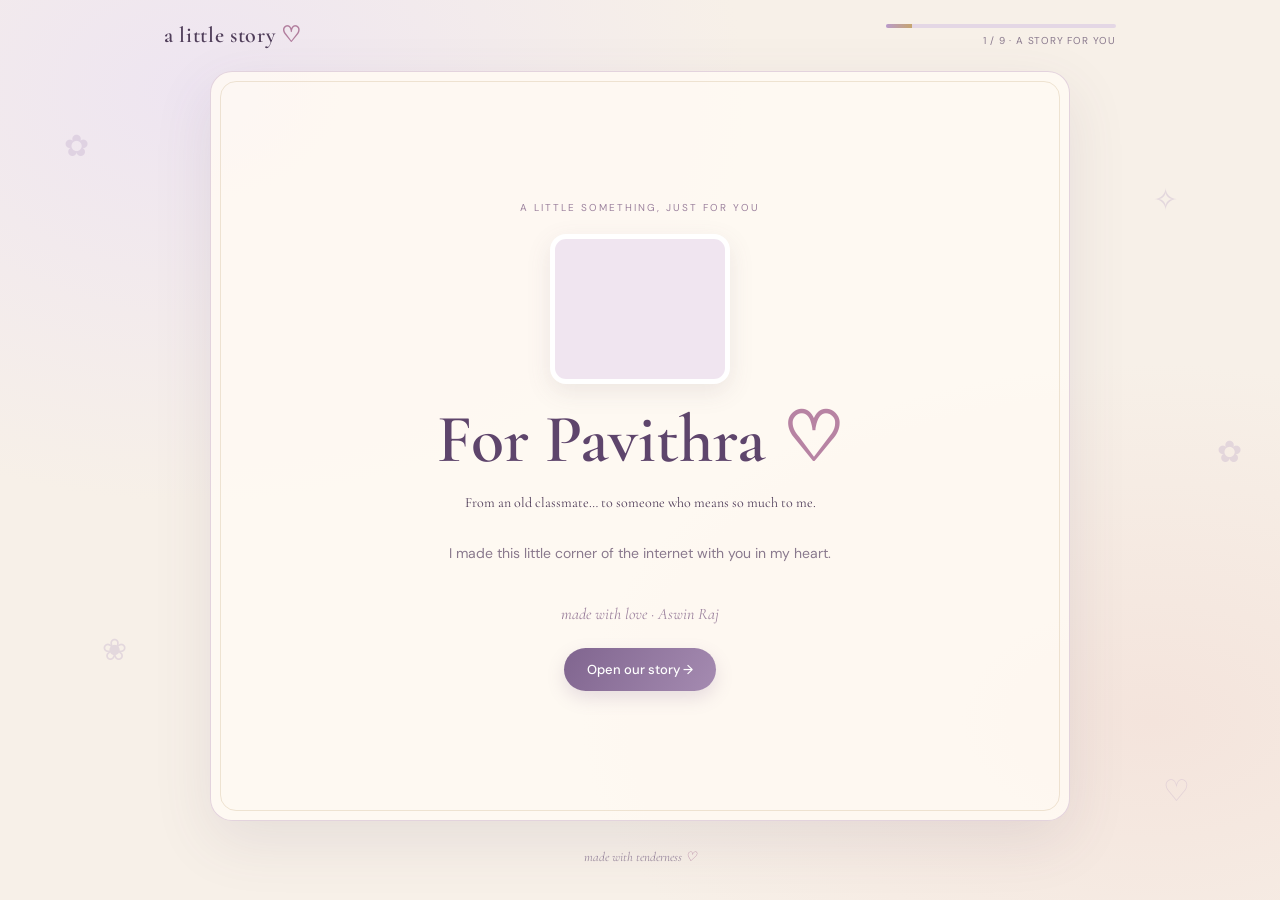
<file: index.html>
<!doctype html>
<html lang="en"><head><meta charset="utf-8"><meta name="viewport" content="width=device-width, initial-scale=1"><meta name="theme-color" content="#f7f0e8"><title>Welcome — For Pavithra ♡</title><link rel="stylesheet" href="style.css"></head>
<body><div class="ambient" aria-hidden="true"><span class="petal p1">✿</span><span class="petal p2">❀</span><span class="petal p3">✧</span><span class="petal p4">♡</span><span class="petal p5">✿</span></div>
<header class="topbar"><div class="brand">a little story <span>♡</span></div><div class="progress-wrap"><div class="progress"><span style="width:11.11%"></span></div><small>1 / 9 · A story for you</small></div></header>
<main class="book"><section class="page active" data-page="0">
      <div class="eyebrow">A little something, just for you</div>
      <div class="hero-gif gif-frame">
        <iframe src="https://giphy.com/embed/vFKqnCdLPNOKc" title="A cute cat saying hello" loading="lazy" allow="autoplay; encrypted-media" allowfullscreen></iframe>
      </div>
      <h1>For Pavithra <span class="heart">♡</span></h1>
      <p class="lead">From an old classmate… to someone who means so much to me.</p>
      <p class="subtle">I made this little corner of the internet with you in my heart.</p>
      
      <div class="signature">made with love · Aswin Raj</div>
    <nav class="page-nav" aria-label="Page navigation"><a class="primary" href="friendship.html">Open our story →</a></nav></section></main><footer>made with tenderness <span>♡</span></footer><script src="script.js"></script></body></html>
</file>
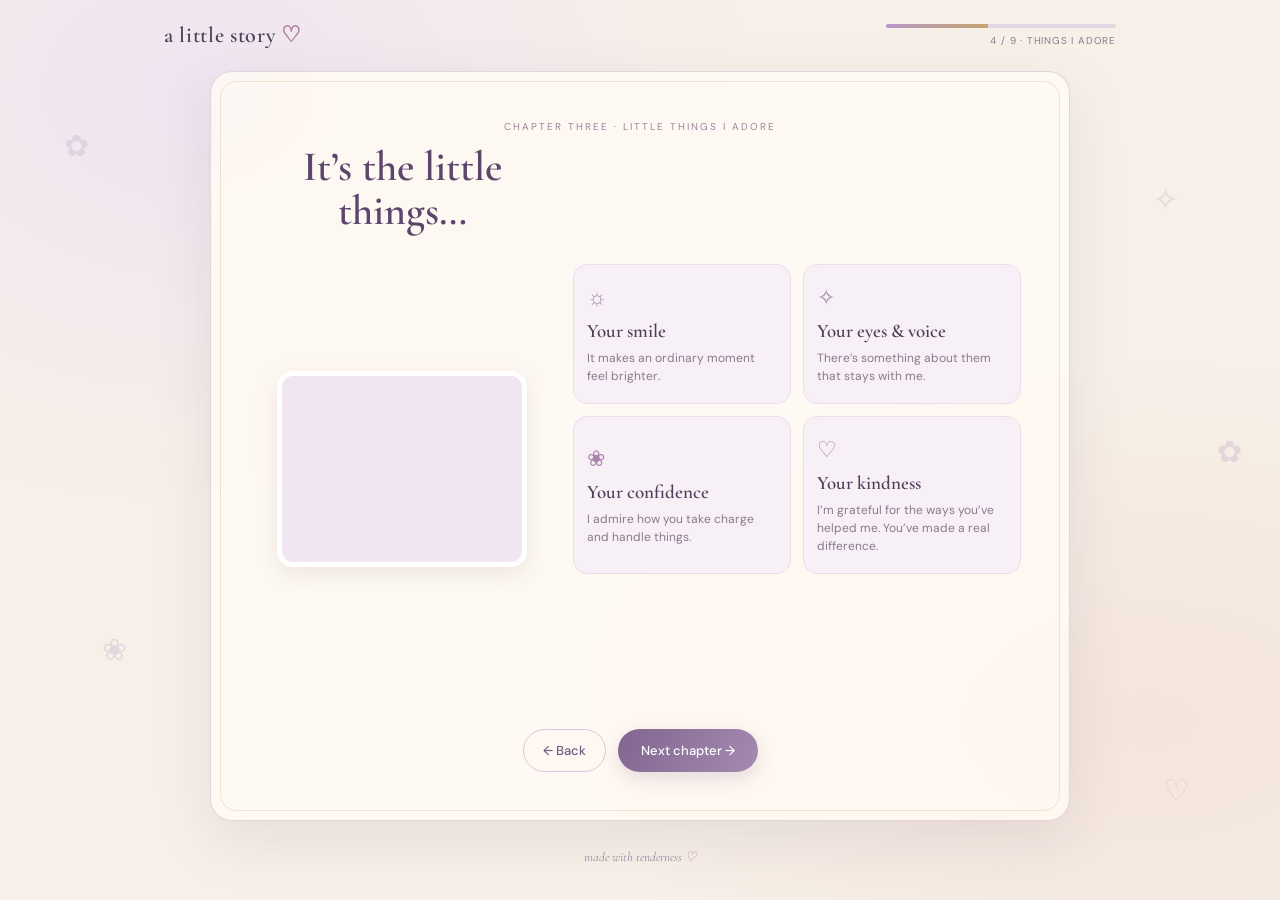
<file: adore.html>
<!doctype html>
<html lang="en"><head><meta charset="utf-8"><meta name="viewport" content="width=device-width, initial-scale=1"><meta name="theme-color" content="#f7f0e8"><title>Things I adore — For Pavithra ♡</title><link rel="stylesheet" href="style.css"></head>
<body><div class="ambient" aria-hidden="true"><span class="petal p1">✿</span><span class="petal p2">❀</span><span class="petal p3">✧</span><span class="petal p4">♡</span><span class="petal p5">✿</span></div>
<header class="topbar"><div class="brand">a little story <span>♡</span></div><div class="progress-wrap"><div class="progress"><span style="width:44.44%"></span></div><small>4 / 9 · Things I adore</small></div></header>
<main class="book"><section class="page" data-page="3">
      <div class="eyebrow">Chapter three · little things I adore</div>
      <h2>It’s the little things…</h2>
      <div class="gif-frame wide-gif">
        <iframe src="https://giphy.com/embed/od18Yi7ywj3uAB5HCK" title="Cute cat" loading="lazy" allow="autoplay; encrypted-media" allowfullscreen></iframe>
      </div>
      <div class="adore-grid">
        <article><span>☼</span><h3>Your smile</h3><p>It makes an ordinary moment feel brighter.</p></article>
        <article><span>✧</span><h3>Your eyes & voice</h3><p>There’s something about them that stays with me.</p></article>
        <article><span>❀</span><h3>Your confidence</h3><p>I admire how you take charge and handle things.</p></article>
        <article><span>♡</span><h3>Your kindness</h3><p>I’m grateful for the ways you’ve helped me. You’ve made a real difference.</p></article>
      </div>
      
    <nav class="page-nav" aria-label="Page navigation"><a class="secondary" href="feelings.html">← Back</a><a class="primary" href="moments.html">Next chapter →</a></nav></section></main><footer>made with tenderness <span>♡</span></footer><script src="script.js"></script></body></html>
</file>
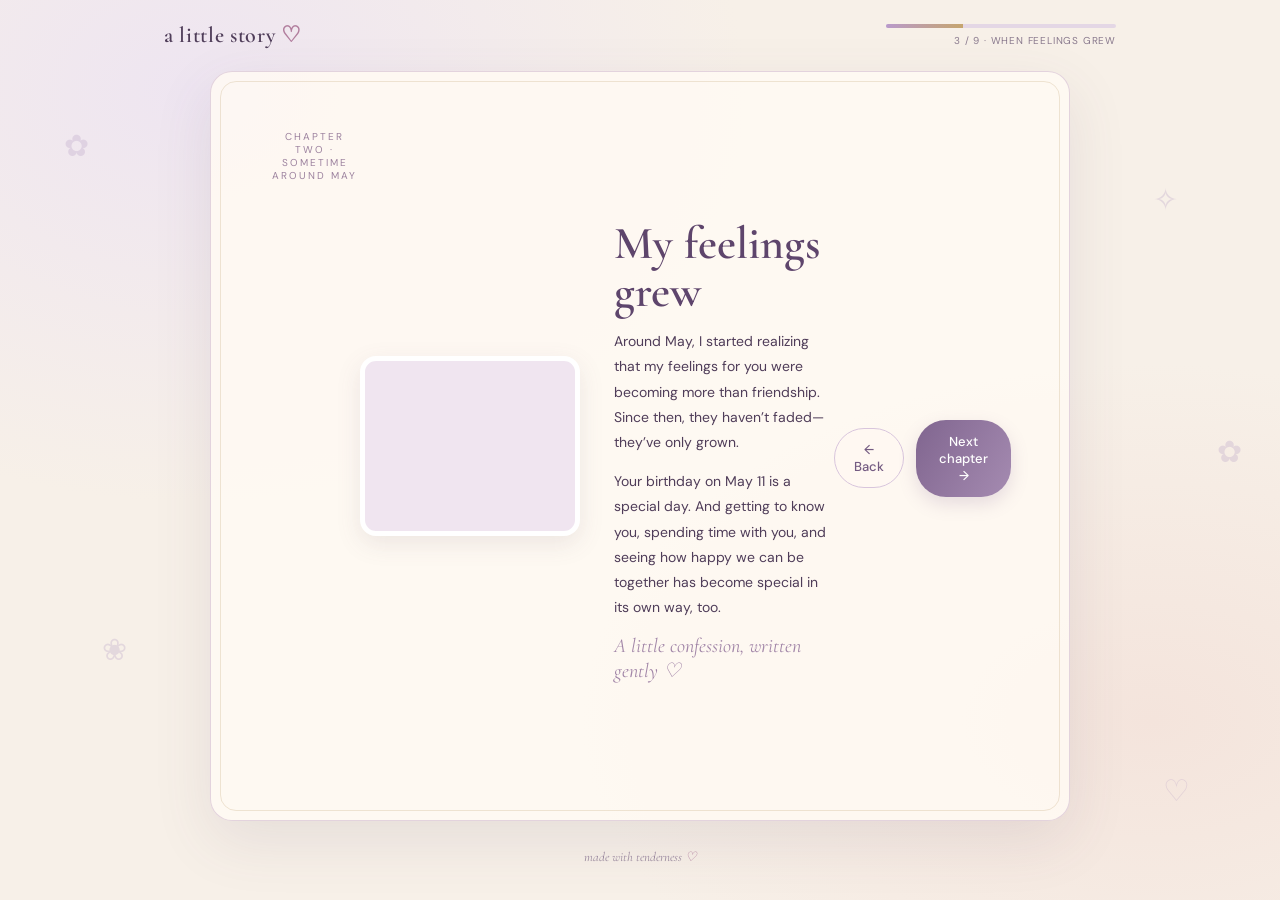
<file: feelings.html>
<!doctype html>
<html lang="en"><head><meta charset="utf-8"><meta name="viewport" content="width=device-width, initial-scale=1"><meta name="theme-color" content="#f7f0e8"><title>My feelings grew — For Pavithra ♡</title><link rel="stylesheet" href="style.css"></head>
<body><div class="ambient" aria-hidden="true"><span class="petal p1">✿</span><span class="petal p2">❀</span><span class="petal p3">✧</span><span class="petal p4">♡</span><span class="petal p5">✿</span></div>
<header class="topbar"><div class="brand">a little story <span>♡</span></div><div class="progress-wrap"><div class="progress"><span style="width:33.33%"></span></div><small>3 / 9 · When feelings grew</small></div></header>
<main class="book"><section class="page" data-page="2">
      <div class="eyebrow">Chapter two · sometime around May</div>
      <div class="split">
        <div class="gif-frame">
          <iframe src="https://giphy.com/embed/obkyxZcD6mDSt01QjQ" title="A shy, blushing cat" loading="lazy" allow="autoplay; encrypted-media" allowfullscreen></iframe>
        </div>
        <div>
          <h2>My feelings grew</h2>
          <p>Around May, I started realizing that my feelings for you were becoming more than friendship. Since then, they haven’t faded—they’ve only grown.</p>
          <p>Your birthday on May 11 is a special day. And getting to know you, spending time with you, and seeing how happy we can be together has become special in its own way, too.</p>
          <div class="tiny-note">A little confession, written gently ♡</div>
        </div>
      </div>
      
    <nav class="page-nav" aria-label="Page navigation"><a class="secondary" href="friendship.html">← Back</a><a class="primary" href="adore.html">Next chapter →</a></nav></section></main><footer>made with tenderness <span>♡</span></footer><script src="script.js"></script></body></html>
</file>
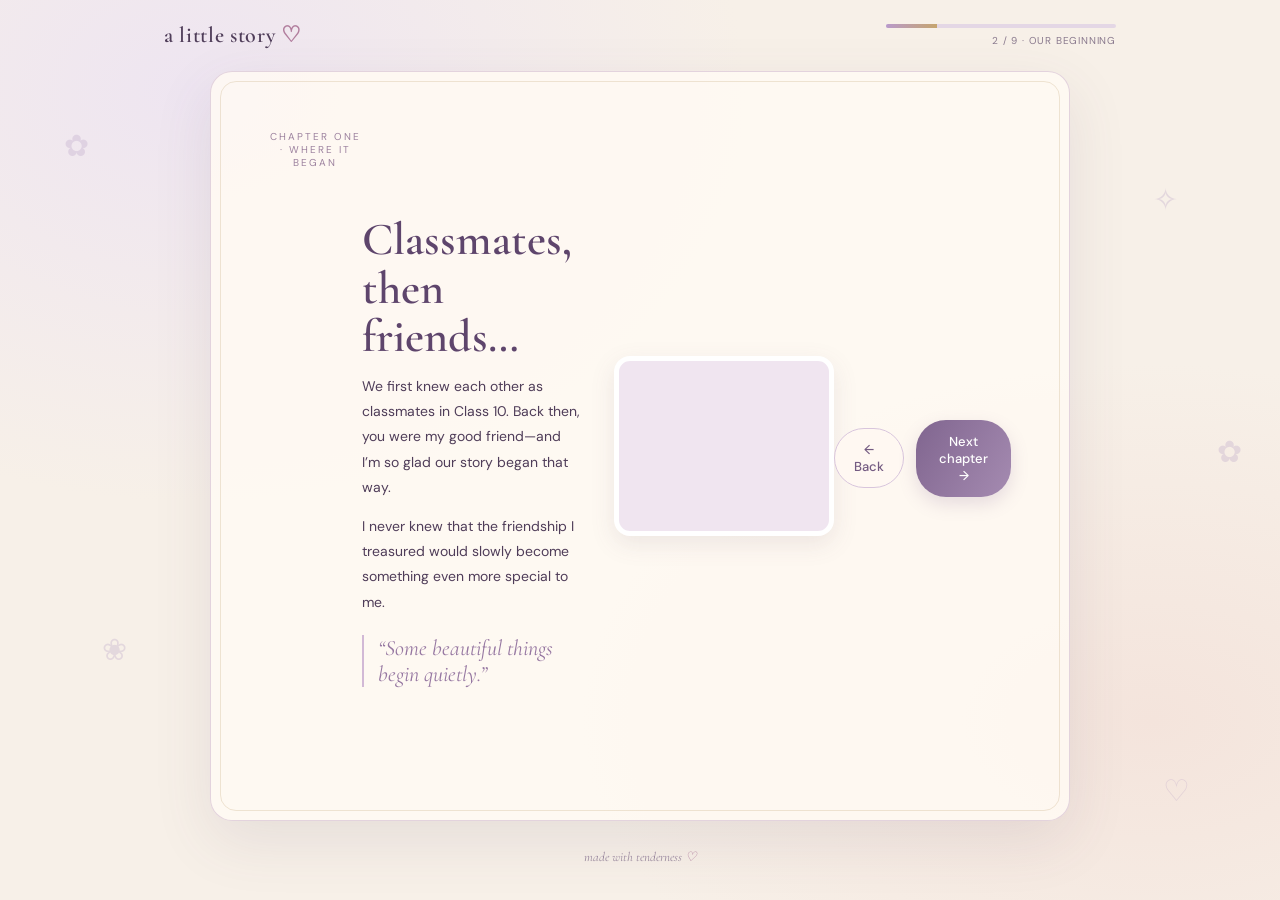
<file: friendship.html>
<!doctype html>
<html lang="en"><head><meta charset="utf-8"><meta name="viewport" content="width=device-width, initial-scale=1"><meta name="theme-color" content="#f7f0e8"><title>Classmates, then friends — For Pavithra ♡</title><link rel="stylesheet" href="style.css"></head>
<body><div class="ambient" aria-hidden="true"><span class="petal p1">✿</span><span class="petal p2">❀</span><span class="petal p3">✧</span><span class="petal p4">♡</span><span class="petal p5">✿</span></div>
<header class="topbar"><div class="brand">a little story <span>♡</span></div><div class="progress-wrap"><div class="progress"><span style="width:22.22%"></span></div><small>2 / 9 · Our beginning</small></div></header>
<main class="book"><section class="page" data-page="1">
      <div class="eyebrow">Chapter one · where it began</div>
      <div class="split">
        <div>
          <h2>Classmates, then friends…</h2>
          <p>We first knew each other as classmates in Class 10. Back then, you were my good friend—and I’m so glad our story began that way.</p>
          <p>I never knew that the friendship I treasured would slowly become something even more special to me.</p>
          <div class="quote">“Some beautiful things begin quietly.”</div>
        </div>
        <div class="gif-frame">
          <iframe src="https://giphy.com/embed/mCDzN7yEZazlketz2t" title="Friends together" loading="lazy" allow="autoplay; encrypted-media" allowfullscreen></iframe>
        </div>
      </div>
      
    <nav class="page-nav" aria-label="Page navigation"><a class="secondary" href="index.html">← Back</a><a class="primary" href="feelings.html">Next chapter →</a></nav></section></main><footer>made with tenderness <span>♡</span></footer><script src="script.js"></script></body></html>
</file>
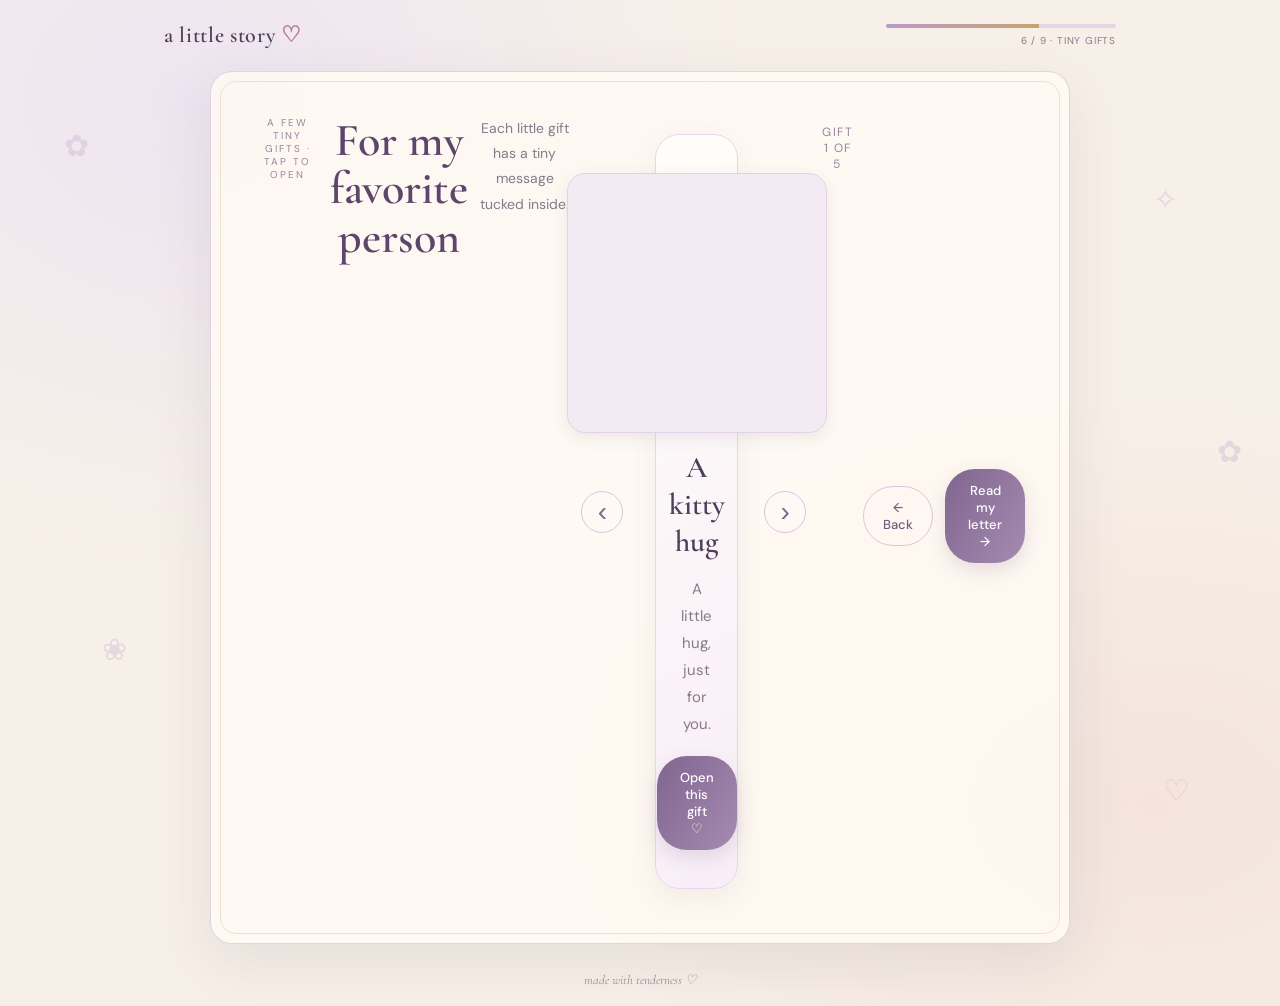
<file: gifts.html>
<!doctype html>
<html lang="en"><head><meta charset="utf-8"><meta name="viewport" content="width=device-width, initial-scale=1"><meta name="theme-color" content="#f7f0e8"><title>For my favorite person — For Pavithra ♡</title><link rel="stylesheet" href="style.css"></head>
<body><div class="ambient" aria-hidden="true"><span class="petal p1">✿</span><span class="petal p2">❀</span><span class="petal p3">✧</span><span class="petal p4">♡</span><span class="petal p5">✿</span></div>
<header class="topbar"><div class="brand">a little story <span>♡</span></div><div class="progress-wrap"><div class="progress"><span style="width:66.67%"></span></div><small>6 / 9 · Tiny gifts</small></div></header>
<main class="book"><section class="page" data-page="5">
      <div class="eyebrow">A few tiny gifts · tap to open</div>
      <h2>For my favorite person</h2>
      <p class="center subtle">Each little gift has a tiny message tucked inside.</p>
      <div class="gift-carousel" aria-live="polite">
        <button class="gift-step" id="giftPrev" aria-label="Previous gift">‹</button>
        <article class="gift-slide" id="giftSlide">
          <div class="gift-animation"><iframe id="giftPreview" src="https://giphy.com/embed/vxsoC27UotxBK" title="Kitty hug gift" loading="lazy" allow="autoplay; encrypted-media" allowfullscreen></iframe></div>
          <strong id="giftTitle">A kitty hug</strong>
          <p id="giftHint">A little hug, just for you.</p>
          <button class="primary gift-open" id="giftOpen">Open this gift ♡</button>
        </article>
        <button class="gift-step" id="giftNext" aria-label="Next gift">›</button>
      </div>
      <div class="gift-count" id="giftCount">Gift 1 of 5</div>
      <div class="gift-reveal" id="giftReveal" hidden>
        <div class="gif-frame reveal-gif"><iframe id="giftGif" title="Animated little gift" loading="lazy" allow="autoplay; encrypted-media" allowfullscreen></iframe></div>
        <p id="giftMessage"></p>
        <button class="text-button" id="closeGift">close this little gift ×</button>
      </div>
      
    <nav class="page-nav" aria-label="Page navigation"><a class="secondary" href="moments.html">← Back</a><a class="primary" href="letter.html">Read my letter →</a></nav></section></main><footer>made with tenderness <span>♡</span></footer><script src="script.js"></script></body></html>
</file>
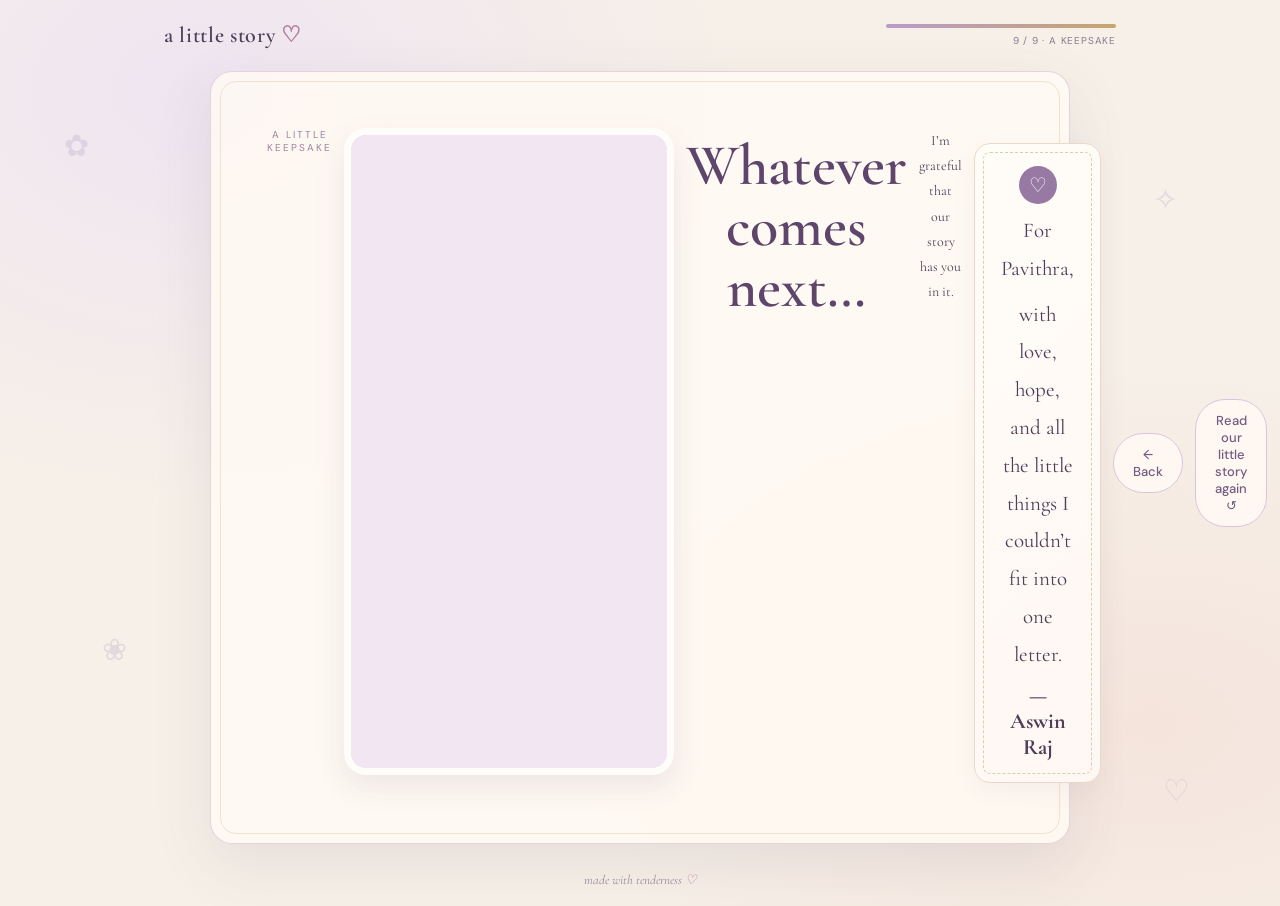
<file: keepsake.html>
<!doctype html>
<html lang="en"><head><meta charset="utf-8"><meta name="viewport" content="width=device-width, initial-scale=1"><meta name="theme-color" content="#f7f0e8"><title>Whatever comes next… — For Pavithra ♡</title><link rel="stylesheet" href="style.css"></head>
<body><div class="ambient" aria-hidden="true"><span class="petal p1">✿</span><span class="petal p2">❀</span><span class="petal p3">✧</span><span class="petal p4">♡</span><span class="petal p5">✿</span></div>
<header class="topbar"><div class="brand">a little story <span>♡</span></div><div class="progress-wrap"><div class="progress"><span style="width:100.00%"></span></div><small>9 / 9 · A keepsake</small></div></header>
<main class="book"><section class="page" data-page="8">
      <div class="eyebrow">A little keepsake</div>
      <div class="gif-frame keepsake-gif">
        <iframe src="https://giphy.com/embed/4N1wOi78ZGzSB6H7vK" title="A cat offering a flower" loading="lazy" allow="autoplay; encrypted-media" allowfullscreen></iframe>
      </div>
      <h1>Whatever comes next…</h1>
      <p class="lead">I’m grateful that our story has you in it.</p>
      <div class="keepsake-card">
        <span class="seal">♡</span>
        <p>For Pavithra,</p>
        <p>with love, hope, and all the little things I couldn’t fit into one letter.</p>
        <strong>— Aswin Raj</strong>
      </div>
      
    <nav class="page-nav" aria-label="Page navigation"><a class="secondary" href="proposal.html">← Back</a><a class="secondary" href="index.html">Read our little story again ↺</a></nav></section></main><footer>made with tenderness <span>♡</span></footer><script src="script.js"></script></body></html>
</file>
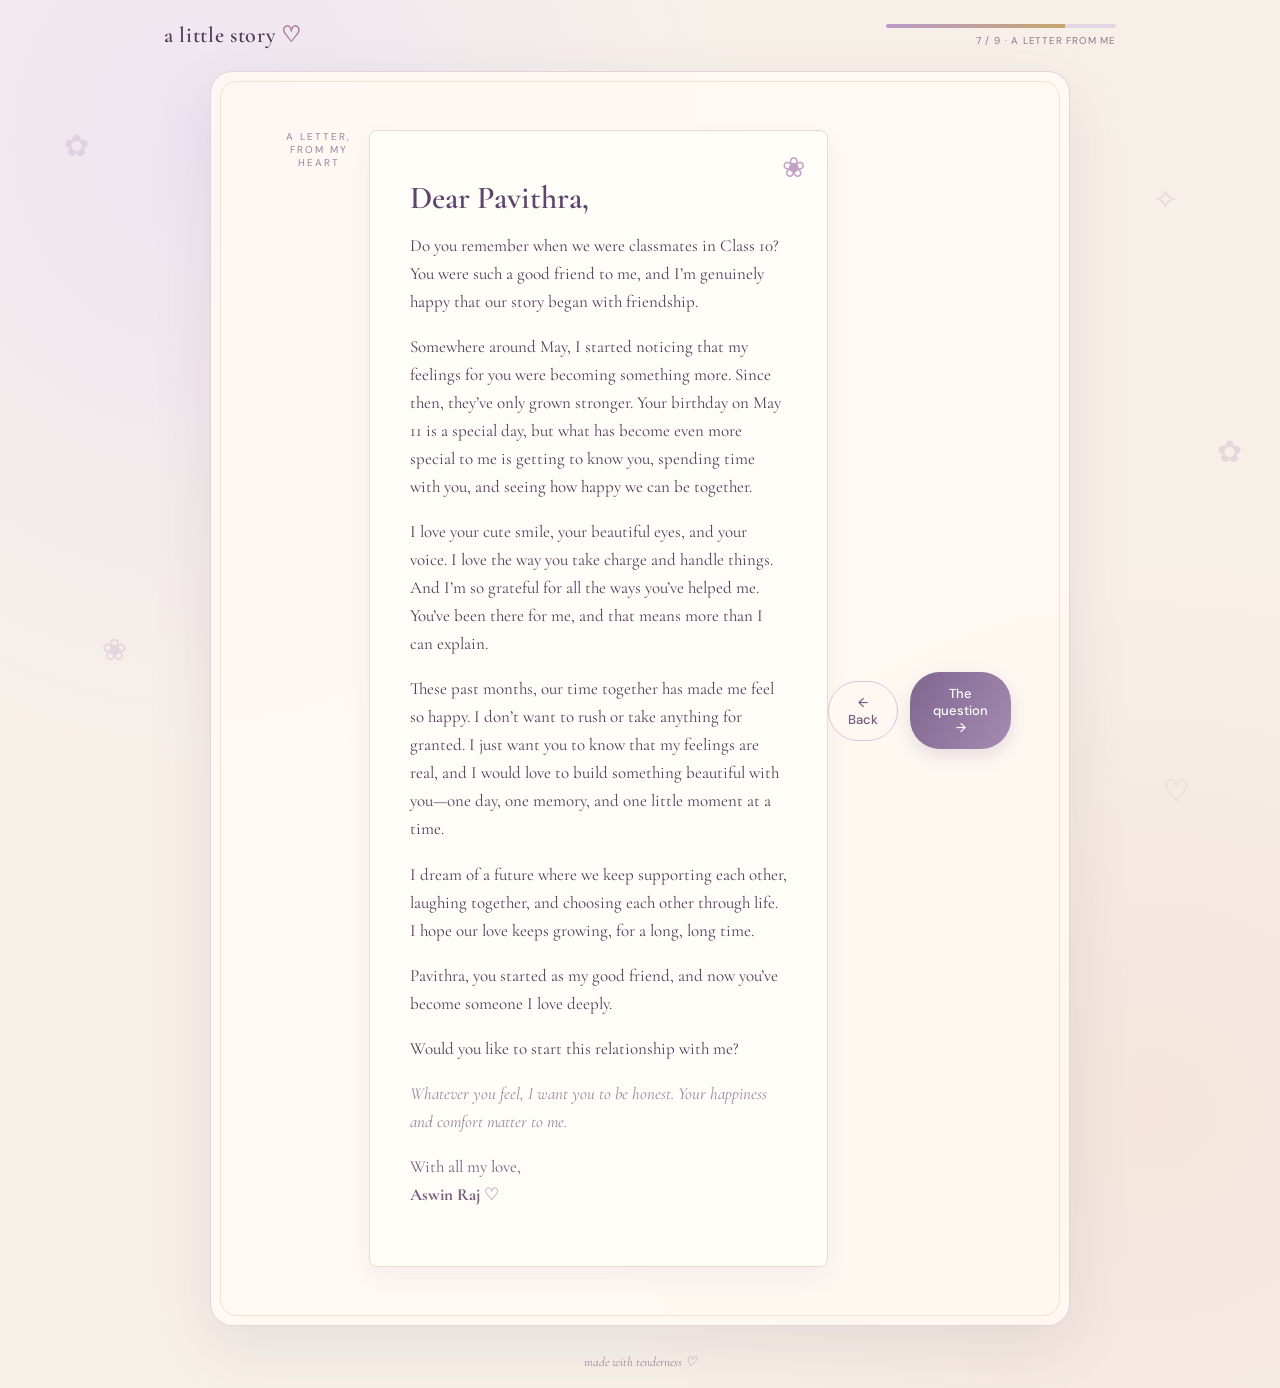
<file: letter.html>
<!doctype html>
<html lang="en"><head><meta charset="utf-8"><meta name="viewport" content="width=device-width, initial-scale=1"><meta name="theme-color" content="#f7f0e8"><title>Dear Pavithra — For Pavithra ♡</title><link rel="stylesheet" href="style.css"></head>
<body><div class="ambient" aria-hidden="true"><span class="petal p1">✿</span><span class="petal p2">❀</span><span class="petal p3">✧</span><span class="petal p4">♡</span><span class="petal p5">✿</span></div>
<header class="topbar"><div class="brand">a little story <span>♡</span></div><div class="progress-wrap"><div class="progress"><span style="width:77.78%"></span></div><small>7 / 9 · A letter from me</small></div></header>
<main class="book"><section class="page" data-page="6">
      <div class="eyebrow">A letter, from my heart</div>
      <div class="letter-paper">
        <div class="letter-flower">❀</div>
        <h2>Dear Pavithra,</h2>
        <p>Do you remember when we were classmates in Class 10? You were such a good friend to me, and I’m genuinely happy that our story began with friendship.</p>
        <p>Somewhere around May, I started noticing that my feelings for you were becoming something more. Since then, they’ve only grown stronger. Your birthday on May 11 is a special day, but what has become even more special to me is getting to know you, spending time with you, and seeing how happy we can be together.</p>
        <p>I love your cute smile, your beautiful eyes, and your voice. I love the way you take charge and handle things. And I’m so grateful for all the ways you’ve helped me. You’ve been there for me, and that means more than I can explain.</p>
        <p>These past months, our time together has made me feel so happy. I don’t want to rush or take anything for granted. I just want you to know that my feelings are real, and I would love to build something beautiful with you—one day, one memory, and one little moment at a time.</p>
        <p>I dream of a future where we keep supporting each other, laughing together, and choosing each other through life. I hope our love keeps growing, for a long, long time.</p>
        <p>Pavithra, you started as my good friend, and now you’ve become someone I love deeply.</p>
        <p>Would you like to start this relationship with me?</p>
        <p class="letter-soft">Whatever you feel, I want you to be honest. Your happiness and comfort matter to me.</p>
        <p class="letter-sign">With all my love,<br><strong>Aswin Raj</strong> ♡</p>
      </div>
      
    <nav class="page-nav" aria-label="Page navigation"><a class="secondary" href="gifts.html">← Back</a><a class="primary" href="proposal.html">The question →</a></nav></section></main><footer>made with tenderness <span>♡</span></footer><script src="script.js"></script></body></html>
</file>
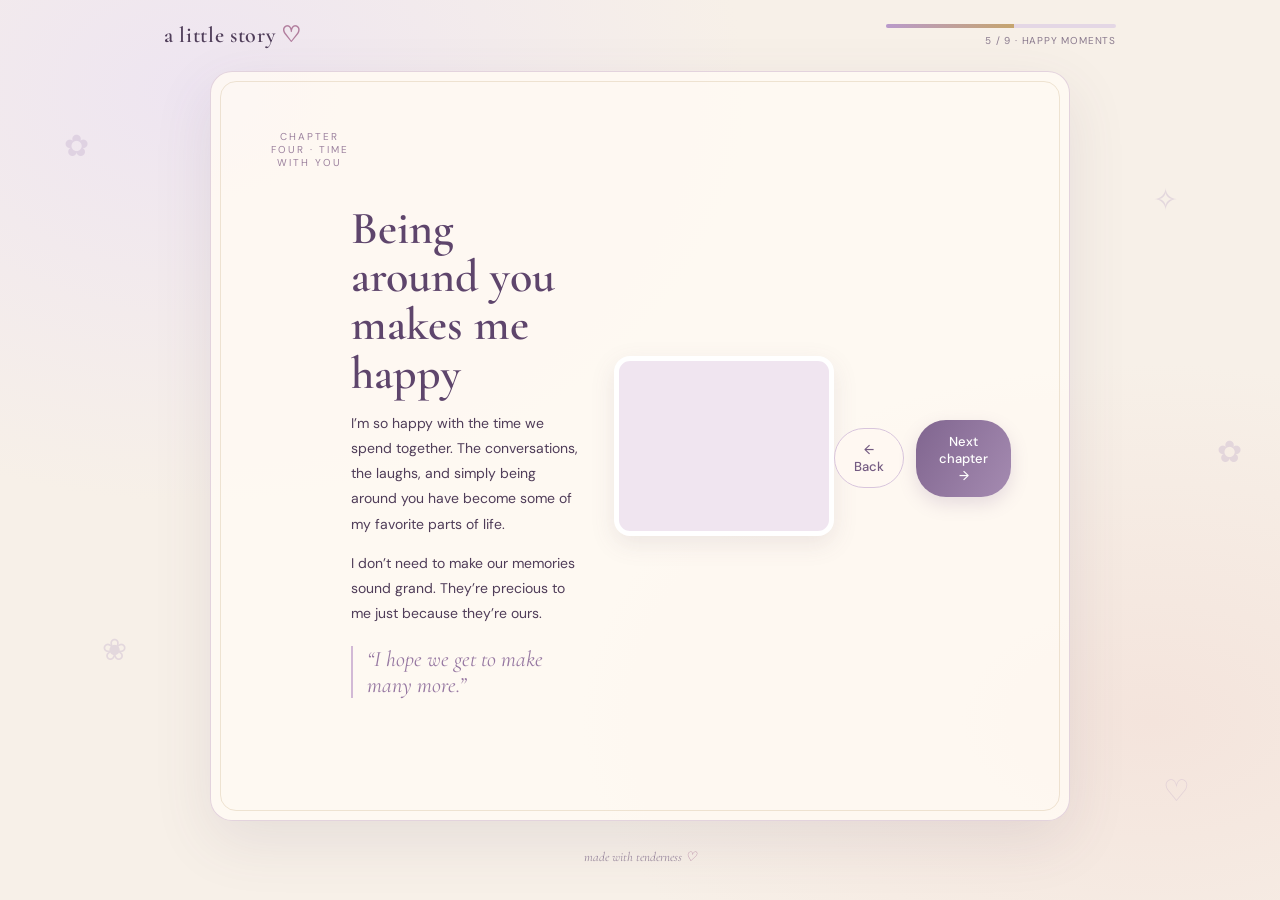
<file: moments.html>
<!doctype html>
<html lang="en"><head><meta charset="utf-8"><meta name="viewport" content="width=device-width, initial-scale=1"><meta name="theme-color" content="#f7f0e8"><title>Being around you makes me happy — For Pavithra ♡</title><link rel="stylesheet" href="style.css"></head>
<body><div class="ambient" aria-hidden="true"><span class="petal p1">✿</span><span class="petal p2">❀</span><span class="petal p3">✧</span><span class="petal p4">♡</span><span class="petal p5">✿</span></div>
<header class="topbar"><div class="brand">a little story <span>♡</span></div><div class="progress-wrap"><div class="progress"><span style="width:55.56%"></span></div><small>5 / 9 · Happy moments</small></div></header>
<main class="book"><section class="page" data-page="4">
      <div class="eyebrow">Chapter four · time with you</div>
      <div class="split">
        <div>
          <h2>Being around you makes me happy</h2>
          <p>I’m so happy with the time we spend together. The conversations, the laughs, and simply being around you have become some of my favorite parts of life.</p>
          <p>I don’t need to make our memories sound grand. They’re precious to me just because they’re ours.</p>
          <div class="quote">“I hope we get to make many more.”</div>
        </div>
        <div class="gif-frame">
          <iframe src="https://giphy.com/embed/XaikVL6qbrJSJoQmCR" title="Cats cuddling together" loading="lazy" allow="autoplay; encrypted-media" allowfullscreen></iframe>
        </div>
      </div>
      
    <nav class="page-nav" aria-label="Page navigation"><a class="secondary" href="adore.html">← Back</a><a class="primary" href="gifts.html">Next chapter →</a></nav></section></main><footer>made with tenderness <span>♡</span></footer><script src="script.js"></script></body></html>
</file>
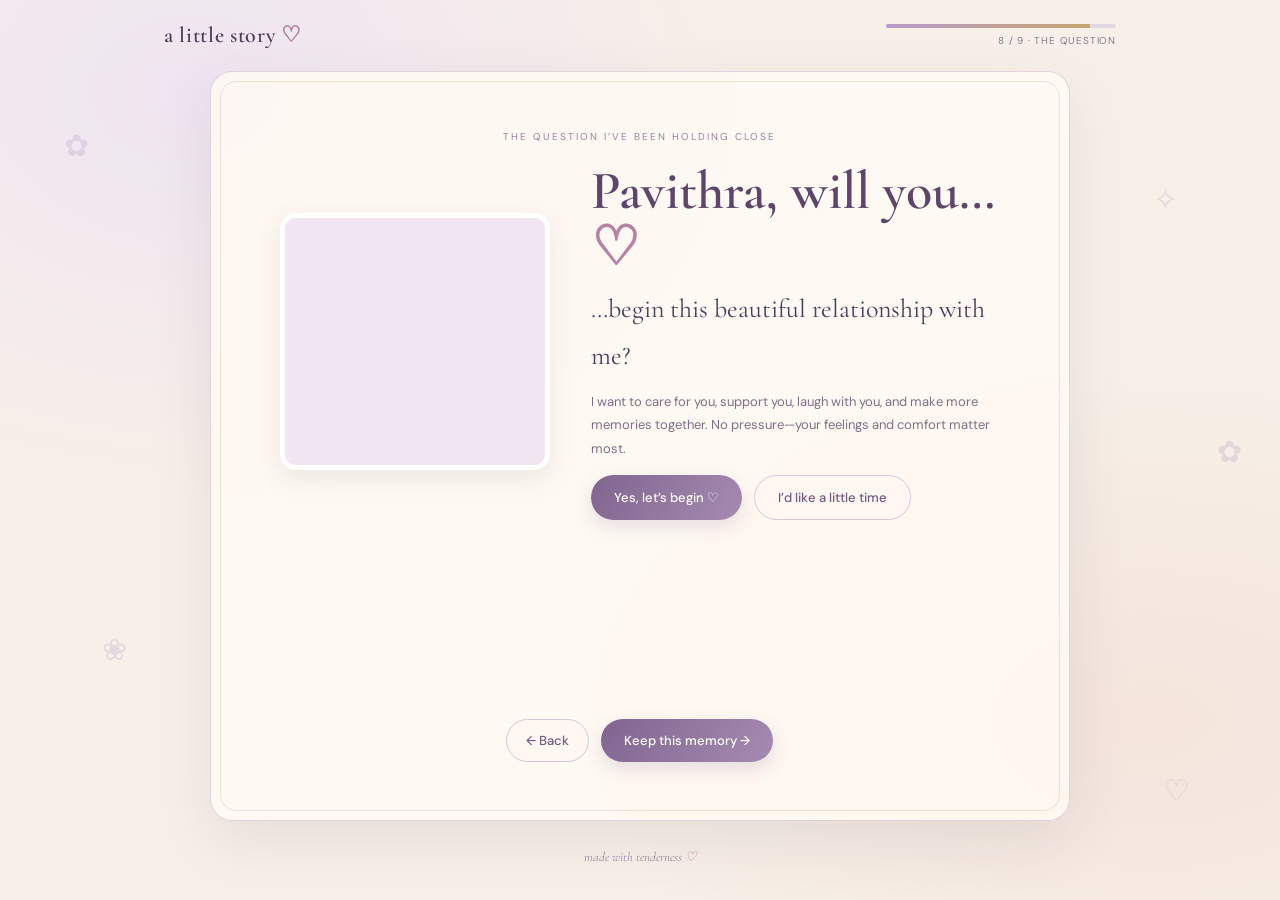
<file: proposal.html>
<!doctype html>
<html lang="en"><head><meta charset="utf-8"><meta name="viewport" content="width=device-width, initial-scale=1"><meta name="theme-color" content="#f7f0e8"><title>Pavithra, will you… — For Pavithra ♡</title><link rel="stylesheet" href="style.css"></head>
<body><div class="ambient" aria-hidden="true"><span class="petal p1">✿</span><span class="petal p2">❀</span><span class="petal p3">✧</span><span class="petal p4">♡</span><span class="petal p5">✿</span></div>
<header class="topbar"><div class="brand">a little story <span>♡</span></div><div class="progress-wrap"><div class="progress"><span style="width:88.89%"></span></div><small>8 / 9 · The question</small></div></header>
<main class="book"><section class="page proposal-page" data-page="7">
      <div class="eyebrow">The question I’ve been holding close</div>
      <div class="gif-frame proposal-gif">
        <iframe src="https://giphy.com/embed/EkOoatbIcbmmHiU7Mz" title="A romantic cat" loading="lazy" allow="autoplay; encrypted-media" allowfullscreen></iframe>
      </div>
      <h1>Pavithra, will you… <span class="heart">♡</span></h1>
      <p class="lead">…begin this beautiful relationship with me?</p>
      <p class="proposal-copy">I want to care for you, support you, laugh with you, and make more memories together. No pressure—your feelings and comfort matter most.</p>
      <div class="answer-buttons">
        <button class="primary" id="yesBtn">Yes, let’s begin ♡</button>
        <button class="secondary" id="timeBtn">I’d like a little time</button>
      </div>
      <div class="answer" id="answer" aria-live="polite"></div>
    <nav class="page-nav" aria-label="Page navigation"><a class="secondary" href="letter.html">← Back</a><a class="primary" href="keepsake.html">Keep this memory →</a></nav></section></main><footer>made with tenderness <span>♡</span></footer><script src="script.js"></script></body></html>
</file>
<file: style.css>
@import url('https://fonts.googleapis.com/css2?family=Cormorant+Garamond:wght@400;500;600;700&family=DM+Sans:wght@400;500;600&display=swap');
:root{--paper:#fffaf3;--cream:#f7f0e8;--ink:#4f3d59;--muted:#89798d;--lav:#e8dff0;--purple:#80658f;--deep:#684d78;--gold:#c7a76b;--line:#e8dce8}
*{box-sizing:border-box}body{margin:0;min-height:100vh;background:radial-gradient(ellipse at 15% 10%,#eee5f1 0,transparent 36%),radial-gradient(ellipse at 90% 80%,#f4e4dc 0,transparent 35%),var(--cream);color:var(--ink);font-family:'DM Sans',sans-serif;overflow-x:hidden}
.ambient{position:fixed;inset:0;pointer-events:none;overflow:hidden;z-index:0}.petal{position:absolute;color:#bca4c8;opacity:.32;font-size:30px;animation:drift 12s ease-in-out infinite}.p1{top:14%;left:5%}.p2{top:70%;left:8%;animation-delay:-4s}.p3{top:20%;right:8%;animation-delay:-6s}.p4{bottom:10%;right:7%;animation-delay:-2s}.p5{top:48%;right:3%;animation-delay:-8s}@keyframes drift{50%{transform:translateY(-18px) rotate(15deg)}}
.topbar{position:relative;z-index:2;max-width:1000px;margin:auto;padding:22px 24px 8px;display:flex;align-items:center;justify-content:space-between;gap:20px}.brand{font-family:'Cormorant Garamond',serif;font-size:22px;font-weight:600;letter-spacing:.03em}.brand span,footer span{color:#b17d9d}.progress-wrap{width:min(230px,42vw);text-align:right}.progress{height:4px;background:#e4d7e5;border-radius:20px;overflow:hidden}.progress span{display:block;height:100%;width:11.1%;background:linear-gradient(90deg,#b99acb,#c6a56e);transition:width .4s}.progress-wrap small{display:block;margin-top:6px;color:var(--muted);font-size:10px;letter-spacing:.08em;text-transform:uppercase}
.book{position:relative;z-index:1;max-width:900px;margin:15px auto 20px;padding:0 20px}.page{display:none;min-height:calc(100vh - 150px);max-height:none;background:rgba(255,250,243,.88);border:1px solid rgba(196,170,198,.48);border-radius:22px;padding:clamp(24px,5vw,58px);box-shadow:0 20px 60px rgba(95,69,104,.11);text-align:center;position:relative;animation:appear .45s ease}.page.active{display:flex;flex-direction:column;align-items:center;justify-content:center}.page:before{content:"";position:absolute;inset:9px;border:1px solid rgba(202,174,132,.3);border-radius:16px;pointer-events:none}@keyframes appear{from{opacity:0;transform:translateY(9px)}to{opacity:1;transform:translateY(0)}}
.eyebrow{font-size:10px;letter-spacing:.2em;text-transform:uppercase;color:#9c829e;margin-bottom:20px}.page h1,.page h2{font-family:'Cormorant Garamond',serif;font-weight:600;color:#5e456c;margin:10px 0 14px;line-height:1.05}.page h1{font-size:clamp(42px,7vw,68px)}.page h2{font-size:clamp(32px,5vw,46px)}.heart{color:#b783a3}.lead{font-family:'Cormorant Garamond',serif;font-size:clamp(20px,3vw,27px);max-width:600px;margin:0 auto 12px}.subtle{color:var(--muted);font-size:13px}.signature{font-family:'Cormorant Garamond',serif;color:#9b819d;margin-top:24px;font-style:italic}.gif-frame{width:220px;max-width:100%;aspect-ratio:1.22;border-radius:16px;overflow:hidden;background:#f0e5f0;border:5px solid #fff;box-shadow:0 8px 24px #745d7020}.gif-frame iframe,.gif-frame img{width:100%;height:100%;border:0;display:block;object-fit:cover}.hero-gif{width:180px;aspect-ratio:1.2;margin:0 auto 10px}.primary,.secondary{border:0;border-radius:30px;padding:13px 23px;font:500 13px 'DM Sans',sans-serif;cursor:pointer;transition:transform .2s,box-shadow .2s}.primary{background:linear-gradient(120deg,#80658f,#a58bb1);color:white;box-shadow:0 7px 18px #80658f30}.primary:hover,.secondary:hover,.gift:hover{transform:translateY(-2px)}.primary span{margin-left:8px}.secondary{background:#fff8f2;border:1px solid #d8c5dc;color:#745b82}.page>.primary,.page>.secondary{margin-top:26px}.split{display:grid;grid-template-columns:1fr 220px;gap:34px;align-items:center;text-align:left;max-width:700px}.split p,.page p{line-height:1.8;font-size:14px}.split .gif-frame{justify-self:center}.quote{font-family:'Cormorant Garamond',serif;font-size:22px;font-style:italic;color:#9678a2;border-left:2px solid #d2b9d6;padding-left:14px;margin-top:20px}.tiny-note{color:#a185a7;font-family:'Cormorant Garamond',serif;font-style:italic;font-size:20px}.wide-gif{width:170px;aspect-ratio:1.4;margin:0 auto 16px}.adore-grid{display:grid;grid-template-columns:repeat(4,1fr);gap:12px;width:100%;max-width:720px}.adore-grid article{background:#f8f0f7;border:1px solid #eaddec;border-radius:14px;padding:15px 10px}.adore-grid article span{font-size:22px;color:#a985ac}.adore-grid h3{font:600 17px 'Cormorant Garamond',serif;margin:7px 0}.adore-grid p{font-size:11px!important;line-height:1.5!important;margin:0;color:#89798d}.gift-grid{display:grid;grid-template-columns:repeat(5,1fr);gap:12px;width:100%;max-width:700px;margin:18px auto}.gift{display:flex;flex-direction:column;align-items:center;gap:7px;border:1px solid #e5d5e7;background:#fff8f5;border-radius:15px;padding:17px 8px;color:var(--ink);cursor:pointer;transition:.2s}.gift-icon{font-size:31px}.gift strong{font:600 15px 'Cormorant Garamond',serif}.gift small{font-size:10px;color:#a28ba6}.gift-reveal{width:min(340px,100%);margin:0 auto 4px;padding:12px;background:#f8eef7;border-radius:16px;animation:appear .3s}.reveal-gif{width:150px;margin:auto}.gift-reveal p{font-family:'Cormorant Garamond',serif;font-size:20px!important;margin:8px}.text-button{border:0;background:none;color:#947a9c;cursor:pointer;font-size:11px}.letter-paper{max-width:650px;width:100%;text-align:left;background:#fffdf8;border:1px solid #eadcc9;border-radius:8px;padding:clamp(20px,4vw,40px);box-shadow:0 10px 25px #7d5c6c12;position:relative}.letter-paper h2{font-size:32px}.letter-paper p{font-family:'Cormorant Garamond',serif;font-size:17px;line-height:1.65}.letter-flower{position:absolute;right:22px;top:18px;color:#c3a0c7;font-size:28px}.letter-soft{color:#9a849e;font-style:italic}.letter-sign{color:#775b83}.proposal-gif,.keepsake-gif{width:150px;aspect-ratio:1.2}.proposal-copy{max-width:540px;color:#806f87}.answer-buttons{display:flex;gap:12px;justify-content:center;flex-wrap:wrap;margin-top:15px}.answer{margin-top:20px;max-width:500px;color:#765c83;font-family:'Cormorant Garamond',serif;font-size:23px}.keepsake-card{margin:20px 0;padding:28px 35px;background:#fffdf8;border:1px solid #dfcda9;border-radius:12px;max-width:440px;box-shadow:0 10px 25px #7d5c6c12}.seal{display:inline-grid;place-items:center;width:38px;height:38px;background:#9879a3;color:white;border-radius:50%;font-size:20px}.keepsake-card p{font-family:'Cormorant Garamond',serif;font-size:21px}.keepsake-card strong{font-family:'Cormorant Garamond',serif;font-size:22px}footer{text-align:center;padding:8px 20px 18px;color:#9d8ba0;font:italic 13px 'Cormorant Garamond',serif}
@media(max-width:650px){.topbar{padding:15px 18px}.brand{font-size:19px}.book{padding:0 10px;margin-top:8px}.page{padding:28px 20px;min-height:calc(100vh - 120px);border-radius:17px}.split{grid-template-columns:1fr;gap:16px;text-align:center}.split .gif-frame{grid-row:1;width:165px}.split .quote{display:inline-block;text-align:left}.adore-grid{grid-template-columns:repeat(2,1fr)}.gift-grid{grid-template-columns:repeat(2,1fr)}.gift:last-child{grid-column:span 2}.letter-paper p{font-size:16px}.progress-wrap{width:115px}.progress-wrap small{font-size:9px}}

/* Navigation controls are generated per story page. */
.page-nav{display:flex;align-items:center;justify-content:center;gap:12px;margin-top:24px;position:relative;z-index:2}
.page-nav .primary,.page-nav .secondary{margin:0!important}
.page-nav .secondary{padding:12px 19px}
.gift-reveal[hidden]{display:none!important}

/* Each chapter is its own HTML document, so it is visible on load. */
.page{display:flex!important}
.page-nav a{text-decoration:none;display:inline-block}
.page-nav{margin-top:24px}

/* --- Polished layouts for chapters 4, 6, 8 and 9 --- */
.page[data-page="3"]{
  display:grid!important;grid-template-columns:minmax(180px,.78fr) minmax(0,1.22fr);
  grid-template-rows:auto auto 1fr auto;align-items:center;column-gap:28px;row-gap:12px;
  text-align:left;padding:clamp(26px,4vw,48px);
}
.page[data-page="3"] .eyebrow{grid-column:1/-1;text-align:center;margin:0}
.page[data-page="3"] h2{grid-column:1;grid-row:2;margin:0;text-align:center;font-size:clamp(30px,4vw,42px)}
.page[data-page="3"] .wide-gif{grid-column:1;grid-row:3;width:min(100%,250px);aspect-ratio:1.28;margin:0 auto}
.page[data-page="3"] .adore-grid{grid-column:2;grid-row:2/4;grid-template-columns:repeat(2,minmax(0,1fr));gap:12px;max-width:none}
.page[data-page="3"] .adore-grid article{padding:18px 13px;min-height:130px;display:flex;flex-direction:column;justify-content:center}
.page[data-page="3"] .adore-grid h3{font-size:19px}
.page[data-page="3"] .adore-grid p{font-size:12px!important}
.page[data-page="3"] .page-nav{grid-column:1/-1}
.page[data-page="5"]{padding:clamp(24px,4vw,44px)}
.page[data-page="5"] h2{margin:0 0 6px}
.page[data-page="5"] .center{margin:0}
.page[data-page="5"] .gift-grid{grid-template-columns:repeat(5,minmax(0,1fr));gap:10px;margin:18px auto}
.page[data-page="5"] .gift{min-height:130px;justify-content:center;box-shadow:0 4px 12px #6e54750a}
.page[data-page="5"] .gift-icon{font-size:34px}
.page[data-page="5"] .gift-reveal{display:flex;align-items:center;gap:15px;text-align:left;width:min(100%,560px);margin:0 auto 10px}
.page[data-page="5"] .gift-reveal[hidden]{display:none!important}
.page[data-page="5"] .reveal-gif{flex:0 0 125px;width:125px;aspect-ratio:1.2}
.page[data-page="5"] #giftMessage{flex:1;font-size:18px!important;line-height:1.45;font-family:'Cormorant Garamond',serif}
.page[data-page="5"] .text-button{align-self:flex-end;white-space:nowrap}
.page[data-page="5"] .page-nav{margin-top:16px}
.page[data-page="7"]{
 display:grid!important;grid-template-columns:minmax(180px,.82fr) minmax(0,1.18fr);
 grid-template-rows:auto auto auto auto auto 1fr auto;align-items:center;column-gap:30px;row-gap:10px;text-align:left;
}
.page[data-page="7"] .eyebrow{grid-column:1/-1;text-align:center;margin:0 0 10px}
.page[data-page="7"] .proposal-gif{grid-column:1;grid-row:2/6;width:min(100%,270px);aspect-ratio:1.05;justify-self:center}
.page[data-page="7"] h1{grid-column:2;grid-row:2;font-size:clamp(34px,4.6vw,54px);margin:0}
.page[data-page="7"] .lead{grid-column:2;grid-row:3;text-align:left;font-size:clamp(20px,2.7vw,26px);margin:0}
.page[data-page="7"] .proposal-copy{grid-column:2;grid-row:4;margin:0;font-size:13px}
.page[data-page="7"] .answer-buttons{grid-column:2;grid-row:5;justify-content:flex-start;margin:5px 0 0}
.page[data-page="7"] .answer{grid-column:1/-1;grid-row:6;text-align:center;margin:8px auto 0}
.page[data-page="7"] .page-nav{grid-column:1/-1;grid-row:7}
.page[data-page="8"]{padding:clamp(28px,5vw,56px)}
.page[data-page="8"] .keepsake-gif{width:170px;aspect-ratio:1.25;margin-bottom:12px}
.page[data-page="8"] h1{font-size:clamp(38px,6vw,58px)}
.page[data-page="8"] .keepsake-card{width:min(100%,470px);padding:28px 34px;margin:15px 0 4px;background:linear-gradient(145deg,#fffdf8,#fff7f1);border:1px solid #d9c4a4;position:relative}
.page[data-page="8"] .keepsake-card:before{content:"";position:absolute;inset:8px;border:1px dashed #dfcda9;border-radius:7px;pointer-events:none}
.page[data-page="8"] .keepsake-card p{margin:8px 0}
.page[data-page="8"] .page-nav{margin-top:12px}
@media(max-width:650px){
 .page[data-page="3"]{grid-template-columns:1fr;grid-template-rows:auto auto auto auto auto;text-align:center;gap:12px}
 .page[data-page="3"] h2{grid-column:1;grid-row:2}
 .page[data-page="3"] .wide-gif{grid-column:1;grid-row:3;width:155px}
 .page[data-page="3"] .adore-grid{grid-column:1;grid-row:4;gap:8px}
 .page[data-page="3"] .adore-grid article{min-height:115px;padding:12px 9px}
 .page[data-page="3"] .page-nav{grid-row:5}
 .page[data-page="5"] .gift-grid{grid-template-columns:repeat(2,minmax(0,1fr))}
 .page[data-page="5"] .gift:last-child{grid-column:span 2}
 .page[data-page="5"] .gift-reveal{flex-wrap:wrap;justify-content:center;text-align:center}
 .page[data-page="5"] .reveal-gif{flex-basis:120px}
 .page[data-page="5"] #giftMessage{flex-basis:100%}
 .page[data-page="7"]{grid-template-columns:1fr;grid-template-rows:auto auto auto auto auto auto auto;text-align:center}
 .page[data-page="7"] .proposal-gif{grid-column:1;grid-row:2;width:145px}
 .page[data-page="7"] h1{grid-column:1;grid-row:3;font-size:39px}
 .page[data-page="7"] .lead{grid-column:1;grid-row:4;text-align:center}
 .page[data-page="7"] .proposal-copy{grid-column:1;grid-row:5}
 .page[data-page="7"] .answer-buttons{grid-column:1;grid-row:6;justify-content:center}
 .page[data-page="7"] .answer{grid-column:1;grid-row:7}
 .page[data-page="7"] .page-nav{grid-column:1;grid-row:8}
}

/* Page 6: tidy gift-card layout with the requested Giphy animations embedded in order */
.page[data-page="5"] .gift-grid{grid-template-columns:repeat(5,minmax(0,1fr));align-items:stretch;gap:clamp(8px,1.2vw,14px);max-width:760px;margin:22px auto 18px}
.page[data-page="5"] .gift{min-width:0;min-height:0;padding:12px 9px 14px;gap:9px;justify-content:flex-start;overflow:hidden}
.page[data-page="5"] .gift-animation{display:block;width:100%;aspect-ratio:1 / 1;min-height:82px;border-radius:10px;overflow:hidden;background:#f0e5f0;border:1px solid #eaddec}
.page[data-page="5"] .gift-animation iframe{display:block;width:100%;height:100%;border:0}
.page[data-page="5"] .gift strong{text-align:center;line-height:1.2;overflow-wrap:anywhere}
.page[data-page="5"] .gift small{text-align:center;line-height:1.35}
.page[data-page="5"] .gift-reveal{margin:10px auto 14px}
@media(max-width:760px){.page[data-page="5"] .gift-grid{grid-template-columns:repeat(2,minmax(0,1fr));max-width:460px}.page[data-page="5"] .gift:last-child{grid-column:1 / -1;max-width:calc(50% - 5px);justify-self:center}.page[data-page="5"] .gift-animation{min-height:110px}}
@media(max-width:420px){.page[data-page="5"] .gift-grid{gap:9px}.page[data-page="5"] .gift{padding:9px 7px 12px}.page[data-page="5"] .gift-animation{min-height:90px}}

/* Polished Page 6 gift carousel */
.page[data-page="5"]{gap:10px}
.page[data-page="5"] .gift-carousel{display:grid;grid-template-columns:44px minmax(0,390px) 44px;align-items:center;justify-content:center;gap:clamp(10px,2vw,22px);width:100%;margin:14px auto 0}
.page[data-page="5"] .gift-slide{display:flex;flex-direction:column;align-items:center;gap:12px;background:linear-gradient(145deg,#fffdf9,#f8eef7);border:1px solid #e7d6e8;border-radius:20px;padding:clamp(16px,3vw,26px);box-shadow:0 10px 28px #735a7614;min-width:0;width:100%}
.page[data-page="5"] .gift-animation{display:block;width:min(100%,250px);aspect-ratio:1/1;overflow:hidden;border-radius:15px;background:#eadfeb;border:1px solid #e3d2e7;box-shadow:0 5px 16px #5b3f6518}
.page[data-page="5"] .gift-animation iframe{display:block;width:100%;height:100%;border:0}
.page[data-page="5"] .gift-slide strong{font:600 24px 'Cormorant Garamond',serif}
.page[data-page="5"] .gift-slide p{margin:0;color:var(--muted);font-size:13px;text-align:center}
.page[data-page="5"] .gift-step{width:42px;height:42px;border-radius:50%;border:1px solid #dac5df;background:#fff9f5;color:#80658f;font-size:28px;line-height:1;cursor:pointer}
.page[data-page="5"] .gift-step:disabled{opacity:.28;cursor:default}
.page[data-page="5"] .gift-open{margin-top:2px}
.page[data-page="5"] .gift-count{font-size:11px;letter-spacing:.12em;text-transform:uppercase;color:#9b829f;margin-top:4px}
.page[data-page="5"] .gift-reveal{width:min(100%,380px);padding:14px;background:#fff8f7;border:1px solid #ead8eb;box-shadow:0 8px 22px #70557412}
.page[data-page="5"] .reveal-gif{width:min(220px,100%);aspect-ratio:1/1;border-radius:14px}
.page[data-page="5"] .gift-reveal p{font:20px 'Cormorant Garamond',serif;line-height:1.45!important}
.page[data-page="8"]{gap:12px}
.page[data-page="8"] .keepsake-gif{width:min(330px,80vw);aspect-ratio:1/1;border:7px solid #fffdf9;border-radius:22px;background:#f1e6f1;box-shadow:0 12px 30px #624b691c;overflow:hidden;flex:0 0 auto}
.page[data-page="8"] .keepsake-gif iframe{width:100%;height:100%;display:block;border:0;object-fit:contain;background:#f1e6f1}
.page[data-page="8"] h1{margin:8px 0 4px}
.page[data-page="8"] .lead{margin-bottom:8px}
.page[data-page="8"] .keepsake-card{width:min(520px,100%);padding:22px 26px;border:1px solid #e9d9c8;border-radius:16px;background:linear-gradient(135deg,#fffdf8,#fff7f3);box-shadow:0 8px 22px #795d6b10}
@media(max-width:600px){
 .page[data-page="5"] .gift-carousel{grid-template-columns:34px minmax(0,1fr) 34px;gap:8px}
 .page[data-page="5"] .gift-step{width:34px;height:34px;font-size:24px}
 .page[data-page="5"] .gift-animation{width:min(100%,220px)}
 .page[data-page="8"] .keepsake-gif{width:min(280px,75vw)}
}

/* Page 6 only: larger card and visibly sized GIF viewport */
.page[data-page="5"] .gift-carousel{
  grid-template-columns:48px minmax(0,560px) 48px;
  gap:clamp(12px,2.2vw,26px);
  max-width:760px;
  margin:18px auto 10px;
}
.page[data-page="5"] .gift-slide{
  min-height:540px;
  padding:clamp(24px,4vw,38px);
  gap:16px;
  border-radius:24px;
}
.page[data-page="5"] .gift-animation{
  width:min(100%,420px);
  min-width:260px;
  aspect-ratio:1/1;
  background:#f4eaf3;
  border-radius:18px;
}
.page[data-page="5"] .gift-animation iframe{
  width:100%;
  height:100%;
  display:block;
}
.page[data-page="5"] .gift-slide strong{font-size:30px}
.page[data-page="5"] .gift-slide p{font-size:15px}
.page[data-page="5"] .gift-count{font-size:12px;margin:8px 0 2px}
@media(max-width:700px){
 .page[data-page="5"] .gift-carousel{grid-template-columns:34px minmax(0,1fr) 34px;gap:8px}
 .page[data-page="5"] .gift-slide{min-height:0;padding:18px 12px;gap:12px}
 .page[data-page="5"] .gift-animation{width:min(100%,320px);min-width:0}
 .page[data-page="5"] .gift-slide strong{font-size:25px}
}
</file>
